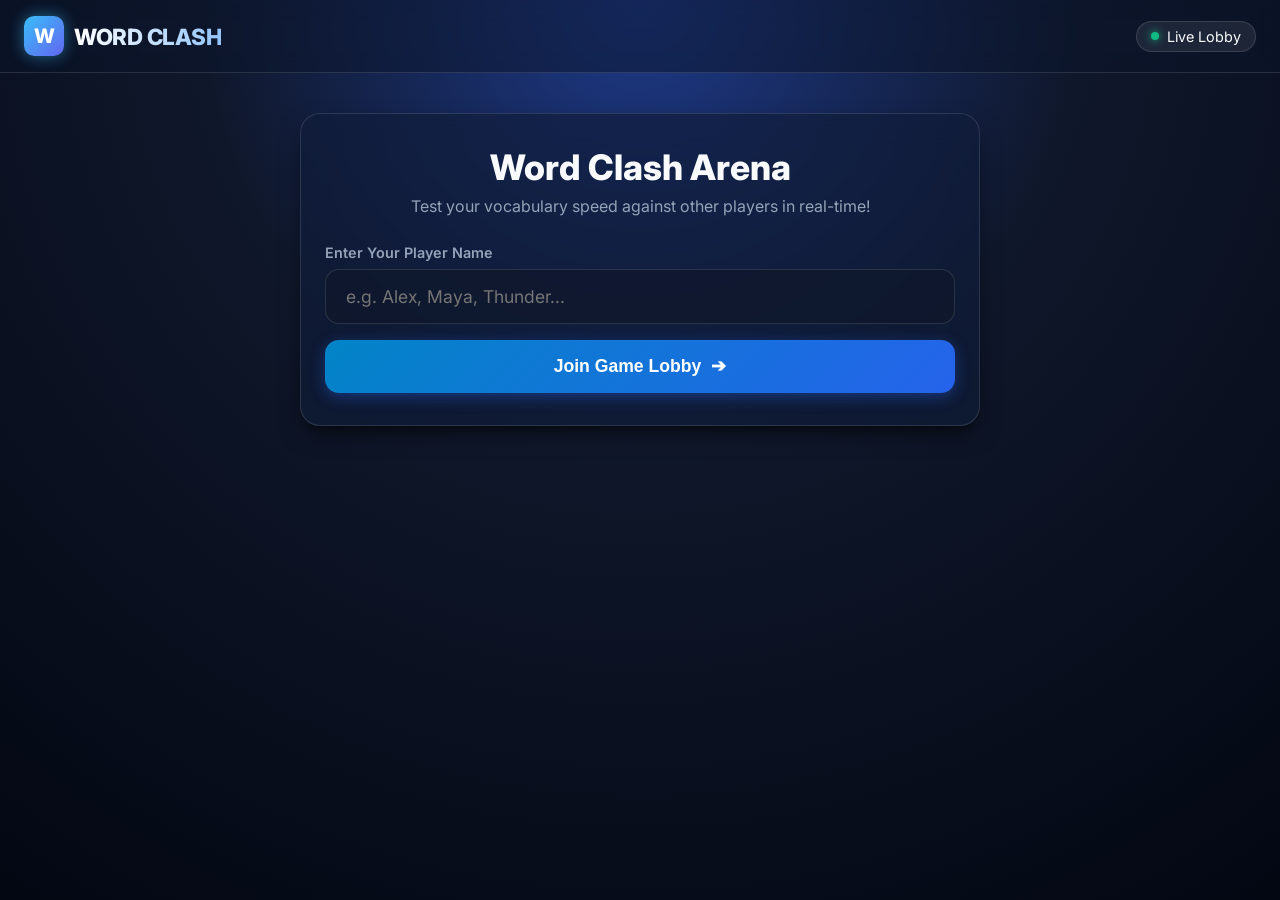
<file: index.html>
<!DOCTYPE html>
<html lang="en">
<head>
  <meta charset="UTF-8">
  <meta name="viewport" content="width=device-width, initial-scale=1.0">
  <title>Word Clash | Real-Time Multiplayer Lobby</title>
  <link rel="stylesheet" href="css/style.css">
  <link rel="preconnect" href="https://fonts.googleapis.com">
  <link rel="preconnect" href="https://fonts.gstatic.com" crossorigin>
  <link href="https://fonts.googleapis.com/css2?family=Inter:wght@400;600;700;800;900&display=swap" rel="stylesheet">
</head>
<body class="lobby-page">

  <!-- App Header -->
  <header class="app-header">
    <div class="logo-wrap">
      <div class="logo-badge">W</div>
      <div class="logo-title">WORD CLASH</div>
    </div>
    <div class="player-status-badge">
      <div class="online-dot"></div>
      <span id="header-status">Live Lobby</span>
    </div>
  </header>

  <!-- Main Lobby Container -->
  <main class="lobby-container glass-panel">
    
    <div class="lobby-hero">
      <h1>Word Clash Arena</h1>
      <p>Test your vocabulary speed against other players in real-time!</p>
    </div>

    <!-- Step 1: Join Form (Visible if player hasn't joined) -->
    <div id="join-section" class="join-form">
      <div class="input-group">
        <label for="player-name-input" class="input-label">Enter Your Player Name</label>
        <input 
          type="text" 
          id="player-name-input" 
          class="text-input" 
          placeholder="e.g. Alex, Maya, Thunder..." 
          maxlength="16"
          autocomplete="off"
        >
      </div>
      <button id="btn-join" class="btn-primary">
        <span>Join Game Lobby</span>
        <span>➔</span>
      </button>
      <div id="join-error-msg" style="color: #f87171; font-size: 0.9rem; text-align: center; display: none;"></div>
    </div>

    <!-- Step 2: Joined Lobby Area (Visible once player is in) -->
    <div id="in-lobby-section" style="display: none; flex-direction: column; gap: 24px;">
      
      <!-- Host Controls Panel (Shown only to Host) -->
      <div id="host-controls" class="host-controls-panel" style="display: none;">
        <div style="display: flex; align-items: center; justify-content: space-between;">
          <h3 style="font-size: 1.1rem; color: #fbbf24; font-weight: 800;">👑 Host Dashboard</h3>
          <span style="font-size: 0.8rem; background: rgba(251,191,36,0.2); color: #fbbf24; padding: 2px 8px; border-radius: 4px; font-weight: 700;">You are Host</span>
        </div>

        <div class="rounds-selector">
          <label class="input-label">Select Number of Rounds:</label>
          <div class="rounds-options">
            <label class="round-radio-card active" id="card-rounds-5">
              <input type="radio" name="totalRounds" value="5" checked>
              <span>5 Rounds (Fast)</span>
            </label>
            <label class="round-radio-card" id="card-rounds-10">
              <input type="radio" name="totalRounds" value="10">
              <span>10 Rounds (Full)</span>
            </label>
          </div>
        </div>

        <button id="btn-start-game" class="btn-primary btn-start-game">
          <span>🚀 Start Game for Everyone</span>
        </button>
      </div>

      <!-- Non-Host Waiting Message -->
      <div id="non-host-waiting" class="waiting-message" style="display: none;">
        <div class="pulse-spinner"></div>
        <span>Waiting for host to start the game...</span>
      </div>

      <!-- Live Players List -->
      <div class="players-section">
        <div class="section-header">
          <div class="section-title">
            <span>Joined Players</span>
            <span id="player-count" class="player-count-pill">0</span>
          </div>
          <span style="font-size: 0.85rem; color: var(--text-muted);">Real-time Sync</span>
        </div>

        <div id="players-list-grid" class="players-grid">
          <!-- Dynamically populated -->
        </div>
      </div>

    </div>

  </main>

  <script type="module" src="js/lobby.js"></script>
</body>
</html>
</file>
<file: css/style.css>
/* style.css - Real-Time Multiplayer Word Game */
:root {
  --bg-overlay: rgba(8, 16, 36, 0.78);
  --glass-bg: rgba(16, 28, 58, 0.65);
  --glass-border: rgba(255, 255, 255, 0.12);
  --glass-border-focus: rgba(99, 179, 237, 0.6);
  --primary: #38bdf8;
  --primary-hover: #0284c7;
  --accent: #f59e0b;
  --accent-glow: rgba(245, 158, 11, 0.35);
  --success: #10b981;
  --success-glow: rgba(16, 185, 129, 0.4);
  --error: #ef4444;
  --error-glow: rgba(239, 68, 68, 0.4);
  --text-main: #f8fafc;
  --text-muted: #94a3b8;
  --tile-bg: linear-gradient(135deg, #1e293b 0%, #0f172a 100%);
  --tile-border: rgba(148, 163, 184, 0.25);
  --tile-active: linear-gradient(135deg, #38bdf8 0%, #2563eb 100%);
  --tile-gold: linear-gradient(135deg, #fbbf24 0%, #d97706 100%);
  --font-family: 'Inter', -apple-system, BlinkMacSystemFont, 'Segoe UI', Roboto, sans-serif;
  --radius-sm: 8px;
  --radius-md: 14px;
  --radius-lg: 20px;
  --shadow-lg: 0 10px 25px -5px rgba(0, 0, 0, 0.5), 0 8px 10px -6px rgba(0, 0, 0, 0.5);
}

* {
  box-sizing: border-box;
  margin: 0;
  padding: 0;
  -webkit-tap-highlight-color: transparent;
}

body {
  font-family: var(--font-family);
  color: var(--text-main);
  min-height: 100vh;
  display: flex;
  flex-direction: column;
  position: relative;
  overflow-x: hidden;
}

/* ========================================================
   LOBBY BACKGROUND: Clean, Sleek Midnight Lounge Theme
   ======================================================== */
body.lobby-page {
  background: radial-gradient(circle at 50% 0%, #1e3a8a 0%, #0f172a 40%, #030712 100%);
  background-attachment: fixed;
}

/* ========================================================
   GAME PAGE BACKGROUND: Deep Oceanic Waves (Uploaded Image)
   ======================================================== */
body.game-page {
  background: var(--bg-overlay) url('../assets/background.jpg') no-repeat center center fixed;
  background-size: cover;
  background-blend-mode: multiply;
}

/* Glassmorphism Card Utility */
.glass-panel {
  background: var(--glass-bg);
  backdrop-filter: blur(16px);
  -webkit-backdrop-filter: blur(16px);
  border: 1px solid var(--glass-border);
  border-radius: var(--radius-lg);
  box-shadow: var(--shadow-lg);
}

/* Header & Nav */
.app-header {
  display: flex;
  justify-content: space-between;
  align-items: center;
  padding: 16px 24px;
  border-bottom: 1px solid var(--glass-border);
  background: rgba(10, 20, 42, 0.5);
  backdrop-filter: blur(10px);
}

.logo-wrap {
  display: flex;
  align-items: center;
  gap: 10px;
}

.logo-badge {
  background: linear-gradient(135deg, #38bdf8, #6366f1);
  color: #fff;
  font-weight: 800;
  font-size: 1.25rem;
  width: 40px;
  height: 40px;
  border-radius: 10px;
  display: grid;
  place-items: center;
  box-shadow: 0 0 15px rgba(56, 189, 248, 0.5);
}

.logo-title {
  font-size: 1.4rem;
  font-weight: 800;
  background: linear-gradient(90deg, #ffffff, #93c5fd);
  -webkit-background-clip: text;
  -webkit-text-fill-color: transparent;
  letter-spacing: -0.5px;
}

.player-status-badge {
  display: flex;
  align-items: center;
  gap: 8px;
  background: rgba(255, 255, 255, 0.08);
  padding: 6px 14px;
  border-radius: 30px;
  border: 1px solid var(--glass-border);
  font-size: 0.9rem;
}

.player-status-badge .online-dot {
  width: 8px;
  height: 8px;
  border-radius: 50%;
  background: #10b981;
  box-shadow: 0 0 8px #10b981;
}

/* ========================================================
   LOBBY STYLES
   ======================================================== */
.lobby-container {
  max-width: 680px;
  width: 92%;
  margin: 40px auto;
  padding: 32px 24px;
  display: flex;
  flex-direction: column;
  gap: 28px;
}

.lobby-hero {
  text-align: center;
}

.lobby-hero h1 {
  font-size: 2.2rem;
  font-weight: 800;
  margin-bottom: 8px;
}

.lobby-hero p {
  color: var(--text-muted);
  font-size: 1rem;
}

.join-form {
  display: flex;
  flex-direction: column;
  gap: 16px;
}

.input-group {
  position: relative;
  display: flex;
  flex-direction: column;
  gap: 8px;
}

.input-label {
  font-size: 0.9rem;
  font-weight: 600;
  color: var(--text-muted);
}

.text-input {
  width: 100%;
  padding: 16px 20px;
  background: rgba(15, 23, 42, 0.7);
  border: 1.5px solid var(--glass-border);
  border-radius: var(--radius-md);
  color: var(--text-main);
  font-size: 1.1rem;
  font-family: inherit;
  outline: none;
  transition: all 0.2s ease;
}

.text-input:focus {
  border-color: var(--primary);
  box-shadow: 0 0 12px rgba(56, 189, 248, 0.4);
}

.btn-primary {
  display: flex;
  align-items: center;
  justify-content: center;
  gap: 10px;
  padding: 16px 24px;
  background: linear-gradient(135deg, #0284c7 0%, #2563eb 100%);
  color: white;
  font-size: 1.1rem;
  font-weight: 700;
  border: none;
  border-radius: var(--radius-md);
  cursor: pointer;
  box-shadow: 0 4px 15px rgba(37, 99, 235, 0.4);
  transition: all 0.2s cubic-bezier(0.4, 0, 0.2, 1);
}

.btn-primary:hover:not(:disabled) {
  transform: translateY(-2px);
  box-shadow: 0 6px 20px rgba(37, 99, 235, 0.6);
}

.btn-primary:active:not(:disabled) {
  transform: translateY(0);
}

.btn-primary:disabled {
  opacity: 0.5;
  cursor: not-allowed;
}

.btn-start-game {
  background: linear-gradient(135deg, #059669 0%, #10b981 100%);
  box-shadow: 0 4px 15px rgba(16, 185, 129, 0.4);
}

.btn-start-game:hover:not(:disabled) {
  box-shadow: 0 6px 20px rgba(16, 185, 129, 0.6);
}

/* Joined Players List */
.players-section {
  display: flex;
  flex-direction: column;
  gap: 16px;
}

.section-header {
  display: flex;
  justify-content: space-between;
  align-items: center;
}

.section-title {
  font-size: 1.1rem;
  font-weight: 700;
  display: flex;
  align-items: center;
  gap: 8px;
}

.player-count-pill {
  background: rgba(56, 189, 248, 0.15);
  color: var(--primary);
  padding: 2px 10px;
  border-radius: 20px;
  font-size: 0.85rem;
}

.players-grid {
  display: grid;
  grid-template-columns: repeat(auto-fill, minmax(180px, 1fr));
  gap: 12px;
}

.player-card {
  display: flex;
  align-items: center;
  gap: 12px;
  padding: 12px 16px;
  background: rgba(255, 255, 255, 0.05);
  border: 1px solid var(--glass-border);
  border-radius: var(--radius-md);
  transition: transform 0.2s ease, border-color 0.2s ease;
}

.player-card.is-you {
  border-color: var(--primary);
  background: rgba(56, 189, 248, 0.1);
}

.player-avatar {
  width: 36px;
  height: 36px;
  border-radius: 50%;
  background: linear-gradient(135deg, #6366f1, #a855f7);
  display: grid;
  place-items: center;
  font-weight: 700;
  font-size: 0.95rem;
  color: white;
  flex-shrink: 0;
}

.player-info {
  display: flex;
  flex-direction: column;
  overflow: hidden;
}

.player-name-text {
  font-size: 0.95rem;
  font-weight: 600;
  white-space: nowrap;
  overflow: hidden;
  text-overflow: ellipsis;
}

.host-badge {
  font-size: 0.7rem;
  font-weight: 700;
  color: #fbbf24;
  background: rgba(251, 191, 36, 0.15);
  padding: 1px 6px;
  border-radius: 4px;
  width: fit-content;
  margin-top: 2px;
}

/* Host Controls Box */
.host-controls-panel {
  display: flex;
  flex-direction: column;
  gap: 18px;
  padding: 20px;
  background: rgba(14, 165, 233, 0.08);
  border: 1px solid rgba(56, 189, 248, 0.3);
  border-radius: var(--radius-md);
}

.rounds-selector {
  display: flex;
  flex-direction: column;
  gap: 10px;
}

.rounds-options {
  display: flex;
  gap: 12px;
}

.round-radio-card {
  flex: 1;
  display: flex;
  align-items: center;
  justify-content: center;
  gap: 8px;
  padding: 14px;
  border-radius: var(--radius-md);
  border: 1.5px solid var(--glass-border);
  background: rgba(15, 23, 42, 0.5);
  cursor: pointer;
  font-weight: 700;
  transition: all 0.2s ease;
}

.round-radio-card input {
  display: none;
}

.round-radio-card.active {
  border-color: var(--primary);
  background: rgba(56, 189, 248, 0.2);
  color: var(--primary);
  box-shadow: 0 0 12px rgba(56, 189, 248, 0.3);
}

.waiting-message {
  display: flex;
  align-items: center;
  justify-content: center;
  gap: 12px;
  padding: 18px;
  color: var(--text-muted);
  font-size: 1rem;
  background: rgba(255, 255, 255, 0.03);
  border-radius: var(--radius-md);
  border: 1px dashed var(--glass-border);
}

.pulse-spinner {
  width: 16px;
  height: 16px;
  border: 2px solid var(--primary);
  border-top-color: transparent;
  border-radius: 50%;
  animation: spin 0.8s linear infinite;
}

@keyframes spin {
  to { transform: rotate(360deg); }
}

/* ========================================================
   GAME PAGE LAYOUT
   ======================================================== */
.game-container {
  display: grid;
  grid-template-columns: 1fr 320px;
  gap: 24px;
  max-width: 1200px;
  width: 95%;
  margin: 20px auto 40px;
  flex: 1;
}

/* Mobile top leaderboard toggle bar */
.mobile-leaderboard-bar {
  display: none;
  grid-column: 1 / -1;
  background: var(--glass-bg);
  backdrop-filter: blur(12px);
  padding: 12px 18px;
  border-radius: var(--radius-md);
  border: 1px solid var(--glass-border);
  align-items: center;
  justify-content: space-between;
  cursor: pointer;
}

.mobile-rank-summary {
  display: flex;
  align-items: center;
  gap: 12px;
  font-weight: 600;
  font-size: 0.95rem;
}

/* Play Area (Center) */
.play-area {
  display: flex;
  flex-direction: column;
  gap: 20px;
}

/* Game Top Header (Round & Synced Countdown) */
.game-status-bar {
  display: flex;
  justify-content: space-between;
  align-items: center;
  padding: 16px 24px;
}

.round-info {
  display: flex;
  flex-direction: column;
}

.round-subtitle {
  font-size: 0.8rem;
  color: var(--text-muted);
  text-transform: uppercase;
  letter-spacing: 1px;
}

.round-title {
  font-size: 1.5rem;
  font-weight: 800;
  color: #fff;
}

.timer-box {
  display: flex;
  align-items: center;
  gap: 10px;
  background: rgba(15, 23, 42, 0.7);
  padding: 8px 18px;
  border-radius: 30px;
  border: 1.5px solid var(--glass-border);
  transition: all 0.3s ease;
}

.timer-box.timer-urgent {
  border-color: var(--error);
  box-shadow: 0 0 15px var(--error-glow);
  animation: pulse-urgent 1s infinite alternate;
}

@keyframes pulse-urgent {
  from { transform: scale(1); }
  to { transform: scale(1.05); }
}

.timer-icon {
  font-size: 1.2rem;
}

.timer-seconds {
  font-size: 1.5rem;
  font-weight: 800;
  font-variant-numeric: tabular-nums;
  color: #fff;
}

/* Word Form Box & Feedback */
.word-feedback-banner {
  min-height: 54px;
  display: flex;
  align-items: center;
  justify-content: center;
  padding: 8px 16px;
  text-align: center;
  border-radius: var(--radius-md);
  font-weight: 600;
  transition: all 0.3s cubic-bezier(0.4, 0, 0.2, 1);
  opacity: 0;
  transform: translateY(-8px);
}

.word-feedback-banner.show-feedback {
  opacity: 1;
  transform: translateY(0);
}

.feedback-success {
  background: rgba(16, 185, 129, 0.2);
  border: 1px solid var(--success);
  color: #a7f3d0;
}

.feedback-error {
  background: rgba(239, 68, 68, 0.2);
  border: 1px solid var(--error);
  color: #fca5a5;
}

/* Current Input Slot Box */
.input-slot-container {
  display: flex;
  flex-direction: column;
  align-items: center;
  justify-content: center;
  padding: 24px;
  gap: 12px;
  position: relative;
  transition: border-color 0.3s ease, box-shadow 0.3s ease;
}

.input-slot-container.green-flash {
  border-color: var(--success);
  box-shadow: 0 0 25px var(--success-glow);
}

.input-slot-container.red-shake {
  border-color: var(--error);
  box-shadow: 0 0 25px var(--error-glow);
  animation: shake 0.4s ease-in-out;
}

@keyframes shake {
  0%, 100% { transform: translateX(0); }
  20%, 60% { transform: translateX(-8px); }
  40%, 80% { transform: translateX(8px); }
}

.current-formed-word {
  min-height: 60px;
  display: flex;
  flex-wrap: wrap;
  justify-content: center;
  align-items: center;
  gap: 8px;
  width: 100%;
}

.formed-letter-tile {
  width: 48px;
  height: 56px;
  background: linear-gradient(135deg, #0284c7 0%, #1e40af 100%);
  border: 2px solid #60a5fa;
  border-radius: var(--radius-sm);
  color: #fff;
  font-size: 1.6rem;
  font-weight: 800;
  display: grid;
  place-items: center;
  box-shadow: 0 4px 10px rgba(0, 0, 0, 0.3);
  cursor: pointer;
  user-select: none;
  animation: pop-in 0.2s cubic-bezier(0.175, 0.885, 0.32, 1.275);
}

@keyframes pop-in {
  0% { transform: scale(0.6); opacity: 0; }
  100% { transform: scale(1); opacity: 1; }
}

.formed-placeholder {
  color: var(--text-muted);
  font-size: 1.1rem;
  font-style: italic;
}

/* Floating Points Popup */
.points-popup {
  position: absolute;
  top: -20px;
  right: 20px;
  background: linear-gradient(135deg, #10b981, #059669);
  color: white;
  padding: 6px 16px;
  border-radius: 20px;
  font-weight: 800;
  font-size: 1.2rem;
  box-shadow: 0 0 15px rgba(16, 185, 129, 0.6);
  pointer-events: none;
  animation: float-up-fade 1.4s forwards cubic-bezier(0.2, 0.8, 0.2, 1);
}

@keyframes float-up-fade {
  0% { opacity: 0; transform: translateY(10px) scale(0.8); }
  30% { opacity: 1; transform: translateY(0) scale(1.15); }
  70% { opacity: 1; transform: translateY(-20px) scale(1); }
  100% { opacity: 0; transform: translateY(-40px) scale(0.9); }
}

/* Available Main Word Letter Tiles */
.tiles-board {
  display: flex;
  flex-direction: column;
  align-items: center;
  gap: 20px;
  padding: 24px;
}

.tiles-grid {
  display: flex;
  flex-wrap: wrap;
  justify-content: center;
  gap: 10px;
  width: 100%;
}

.main-letter-tile {
  width: 58px;
  height: 68px;
  background: var(--tile-bg);
  border: 2px solid var(--tile-border);
  border-radius: var(--radius-md);
  color: #fff;
  font-size: 1.8rem;
  font-weight: 800;
  display: grid;
  place-items: center;
  box-shadow: 0 4px 12px rgba(0, 0, 0, 0.4);
  cursor: pointer;
  user-select: none;
  transition: all 0.15s cubic-bezier(0.4, 0, 0.2, 1);
  position: relative;
}

.main-letter-tile:hover:not(.used) {
  transform: translateY(-4px);
  border-color: var(--primary);
  box-shadow: 0 8px 18px rgba(56, 189, 248, 0.4);
}

.main-letter-tile:active:not(.used) {
  transform: translateY(0);
}

.main-letter-tile.used {
  opacity: 0.25;
  transform: scale(0.92);
  cursor: not-allowed;
  border-color: transparent;
  background: #0f172a;
}

/* Action Controls (Shuffle, Delete, Submit) */
.action-controls {
  display: flex;
  gap: 12px;
  width: 100%;
  max-width: 480px;
}

.btn-ctrl {
  flex: 1;
  display: flex;
  align-items: center;
  justify-content: center;
  gap: 8px;
  padding: 14px 18px;
  border-radius: var(--radius-md);
  font-weight: 700;
  font-size: 1rem;
  border: 1px solid var(--glass-border);
  cursor: pointer;
  transition: all 0.15s ease;
  user-select: none;
}

.btn-shuffle {
  background: rgba(255, 255, 255, 0.08);
  color: var(--text-main);
}

.btn-shuffle:hover {
  background: rgba(255, 255, 255, 0.15);
  border-color: rgba(255, 255, 255, 0.25);
}

.btn-delete {
  background: rgba(239, 68, 68, 0.15);
  color: #fca5a5;
  border-color: rgba(239, 68, 68, 0.3);
}

.btn-delete:hover {
  background: rgba(239, 68, 68, 0.25);
  border-color: var(--error);
}

.btn-submit {
  flex: 1.4;
  background: linear-gradient(135deg, #10b981 0%, #059669 100%);
  color: white;
  border: none;
  box-shadow: 0 4px 15px rgba(16, 185, 129, 0.4);
}

.btn-submit:hover {
  box-shadow: 0 6px 20px rgba(16, 185, 129, 0.6);
  transform: translateY(-2px);
}

/* Found Words Accordion / List in Play Area */
.round-words-found {
  padding: 16px 20px;
}

.words-found-header {
  font-size: 0.95rem;
  font-weight: 700;
  color: var(--text-muted);
  margin-bottom: 12px;
  display: flex;
  justify-content: space-between;
}

.words-found-chips {
  display: flex;
  flex-wrap: wrap;
  gap: 8px;
  max-height: 120px;
  overflow-y: auto;
}

.word-chip {
  background: rgba(56, 189, 248, 0.12);
  border: 1px solid rgba(56, 189, 248, 0.3);
  padding: 4px 10px;
  border-radius: 12px;
  font-size: 0.85rem;
  font-weight: 600;
  color: #bae6fd;
}

/* ========================================================
   LIVE RANKING LEADERBOARD (SIDEBAR & RESPONSIVE)
   ======================================================== */
.ranking-sidebar {
  display: flex;
  flex-direction: column;
  padding: 20px;
  gap: 16px;
  height: fit-content;
  position: sticky;
  top: 20px;
}

.ranking-title {
  font-size: 1.15rem;
  font-weight: 800;
  display: flex;
  align-items: center;
  justify-content: space-between;
  border-bottom: 1px solid var(--glass-border);
  padding-bottom: 12px;
}

.ranking-list {
  display: flex;
  flex-direction: column;
  gap: 8px;
  list-style: none;
}

.ranking-row {
  display: flex;
  align-items: center;
  justify-content: space-between;
  padding: 10px 14px;
  background: rgba(255, 255, 255, 0.04);
  border-radius: var(--radius-md);
  border: 1px solid var(--glass-border);
  transition: all 0.4s cubic-bezier(0.4, 0, 0.2, 1);
  position: relative;
}

.ranking-row.current-player {
  border-color: var(--primary);
  background: rgba(56, 189, 248, 0.15);
  box-shadow: 0 0 10px rgba(56, 189, 248, 0.25);
}

.ranking-left {
  display: flex;
  align-items: center;
  gap: 10px;
  overflow: hidden;
}

.rank-badge {
  font-weight: 800;
  font-size: 0.9rem;
  width: 28px;
  height: 28px;
  border-radius: 50%;
  background: rgba(255, 255, 255, 0.1);
  display: grid;
  place-items: center;
  flex-shrink: 0;
}

.rank-1 .rank-badge {
  background: transparent;
  font-size: 1.3rem;
}
.rank-2 .rank-badge {
  background: transparent;
  font-size: 1.3rem;
}
.rank-3 .rank-badge {
  background: transparent;
  font-size: 1.3rem;
}

.player-label {
  font-size: 0.95rem;
  font-weight: 600;
  white-space: nowrap;
  overflow: hidden;
  text-overflow: ellipsis;
}

.player-label .you-tag {
  font-size: 0.75rem;
  color: var(--primary);
  margin-left: 4px;
}

.ranking-score {
  font-size: 1.1rem;
  font-weight: 800;
  color: #fbbf24;
  font-variant-numeric: tabular-nums;
}

/* ========================================================
   MODALS: ROUND SUMMARY & FINAL RESULTS
   ======================================================== */
.modal-overlay {
  position: fixed;
  inset: 0;
  background: rgba(3, 7, 18, 0.85);
  backdrop-filter: blur(14px);
  -webkit-backdrop-filter: blur(14px);
  display: none;
  place-items: center;
  z-index: 1000;
  padding: 20px;
}

.modal-overlay.active {
  display: grid;
}

.modal-content {
  max-width: 540px;
  width: 100%;
  padding: 32px 28px;
  text-align: center;
  display: flex;
  flex-direction: column;
  gap: 20px;
  animation: modal-enter 0.3s cubic-bezier(0.175, 0.885, 0.32, 1.275);
}

@keyframes modal-enter {
  from { transform: scale(0.9) translateY(20px); opacity: 0; }
  to { transform: scale(1) translateY(0); opacity: 1; }
}

.modal-header h2 {
  font-size: 1.8rem;
  font-weight: 800;
  margin-bottom: 6px;
}

.summary-timer-bar-wrap {
  width: 100%;
  height: 6px;
  background: rgba(255, 255, 255, 0.1);
  border-radius: 4px;
  overflow: hidden;
}

.summary-timer-progress {
  height: 100%;
  background: var(--primary);
  width: 100%;
  transition: width 5s linear;
}

.summary-top-podium {
  display: flex;
  justify-content: center;
  align-items: flex-end;
  gap: 12px;
  margin: 12px 0;
}

.podium-slot {
  display: flex;
  flex-direction: column;
  align-items: center;
  gap: 6px;
  padding: 12px;
  border-radius: var(--radius-md);
  background: rgba(255, 255, 255, 0.05);
  flex: 1;
}

.podium-1 {
  background: rgba(245, 158, 11, 0.15);
  border: 1px solid #f59e0b;
}

.podium-slot .medal {
  font-size: 1.6rem;
}

.podium-slot .name {
  font-weight: 700;
  font-size: 0.95rem;
}

.podium-slot .score {
  font-weight: 800;
  color: #fbbf24;
}

.my-found-words-summary {
  text-align: left;
  background: rgba(0, 0, 0, 0.25);
  border-radius: var(--radius-md);
  padding: 14px;
  max-height: 150px;
  overflow-y: auto;
}

.my-found-words-summary h4 {
  font-size: 0.85rem;
  color: var(--text-muted);
  margin-bottom: 8px;
  text-transform: uppercase;
}

/* Final Results Winner Spotlight */
.winner-crown {
  font-size: 3.5rem;
  animation: bounce-crown 1.5s infinite ease-in-out;
}

@keyframes bounce-crown {
  0%, 100% { transform: translateY(0); }
  50% { transform: translateY(-8px); }
}

.winner-name {
  font-size: 2.2rem;
  font-weight: 900;
  background: linear-gradient(135deg, #fbbf24, #f59e0b);
  -webkit-background-clip: text;
  -webkit-text-fill-color: transparent;
}

#confetti-canvas {
  position: fixed;
  inset: 0;
  width: 100%;
  height: 100%;
  pointer-events: none;
  z-index: 999;
}

/* ========================================================
   RESPONSIVENESS (MOBILE-FIRST ADAPTATIONS)
   ======================================================== */
@media (max-width: 860px) {
  .game-container {
    grid-template-columns: 1fr;
    margin-top: 10px;
  }

  .mobile-leaderboard-bar {
    display: flex;
  }

  .ranking-sidebar {
    display: none;
  }

  .ranking-sidebar.mobile-open {
    display: flex;
    position: fixed;
    inset: 60px 16px auto 16px;
    z-index: 500;
    box-shadow: 0 20px 40px rgba(0, 0, 0, 0.8);
  }

  .main-letter-tile {
    width: 46px;
    height: 56px;
    font-size: 1.45rem;
  }

  .formed-letter-tile {
    width: 38px;
    height: 48px;
    font-size: 1.3rem;
  }

  .app-header {
    padding: 12px 16px;
  }

  .lobby-container {
    padding: 24px 16px;
  }
}
</file>
